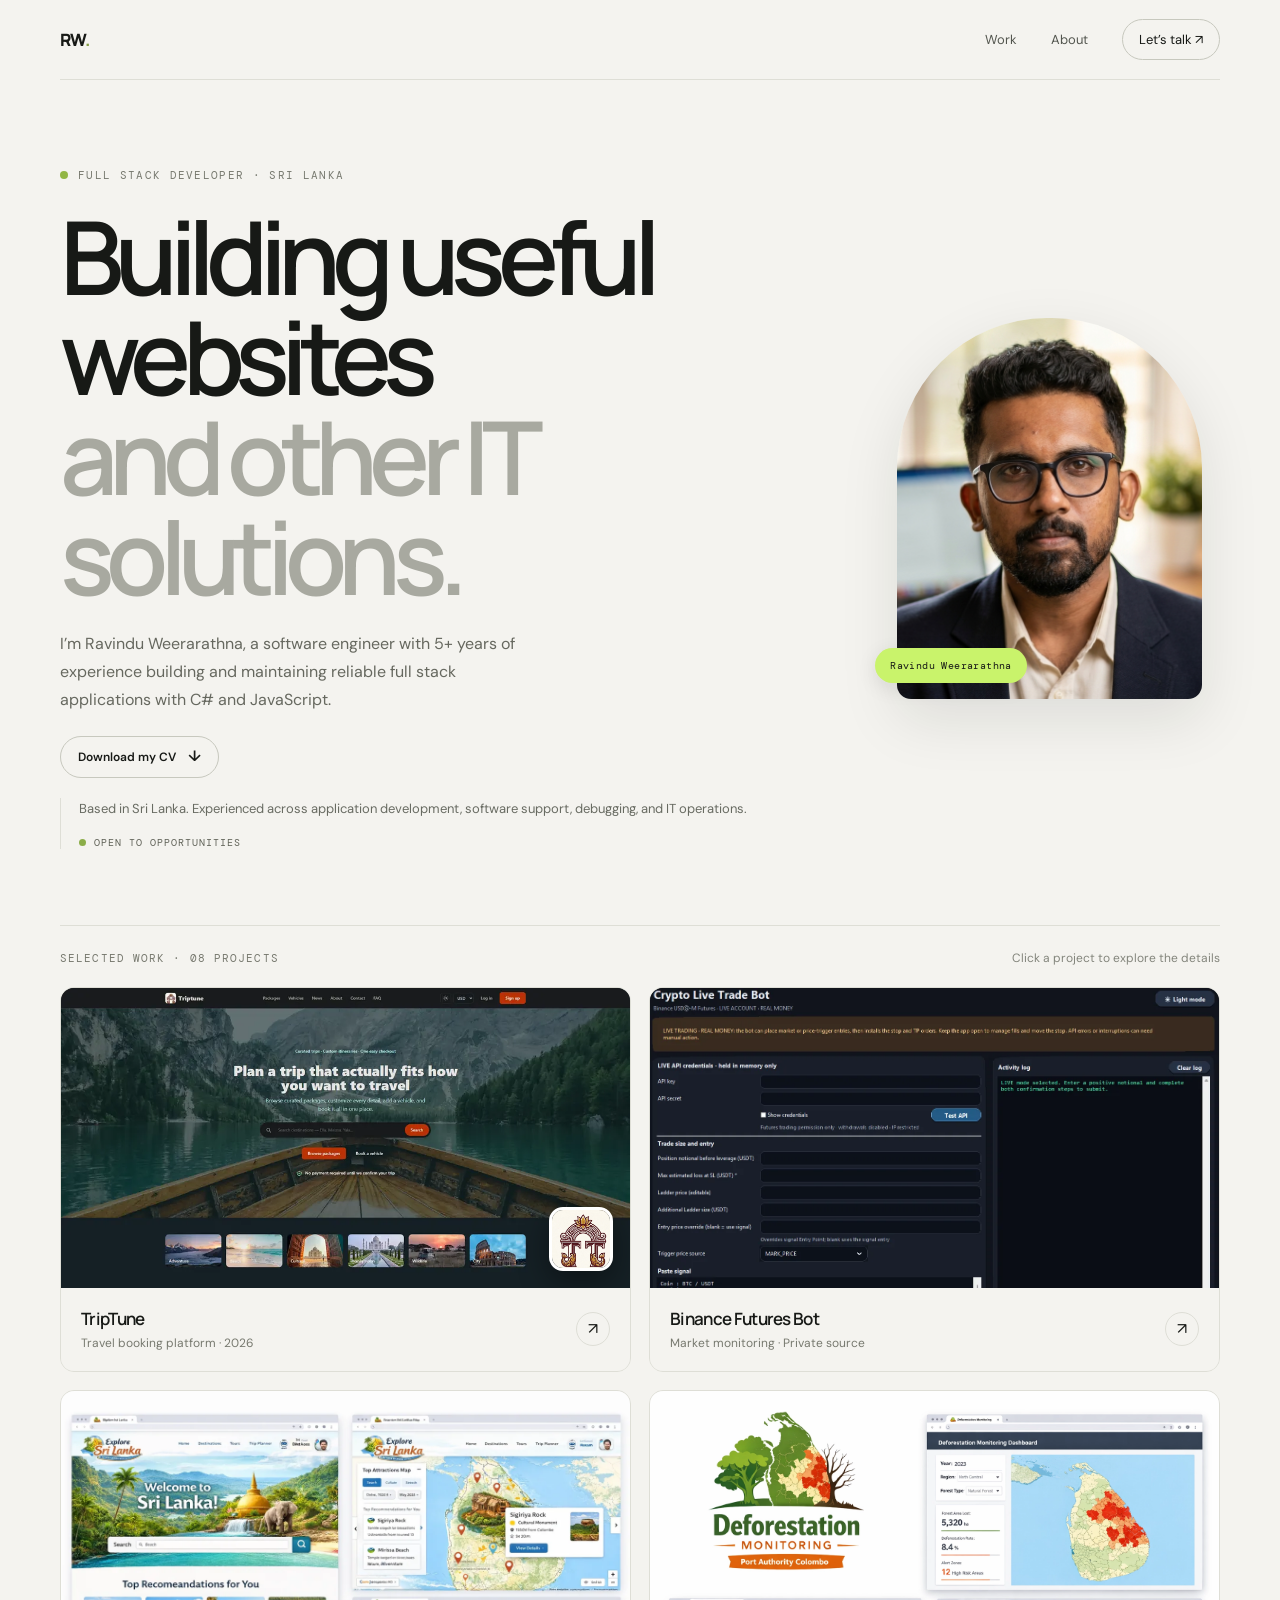
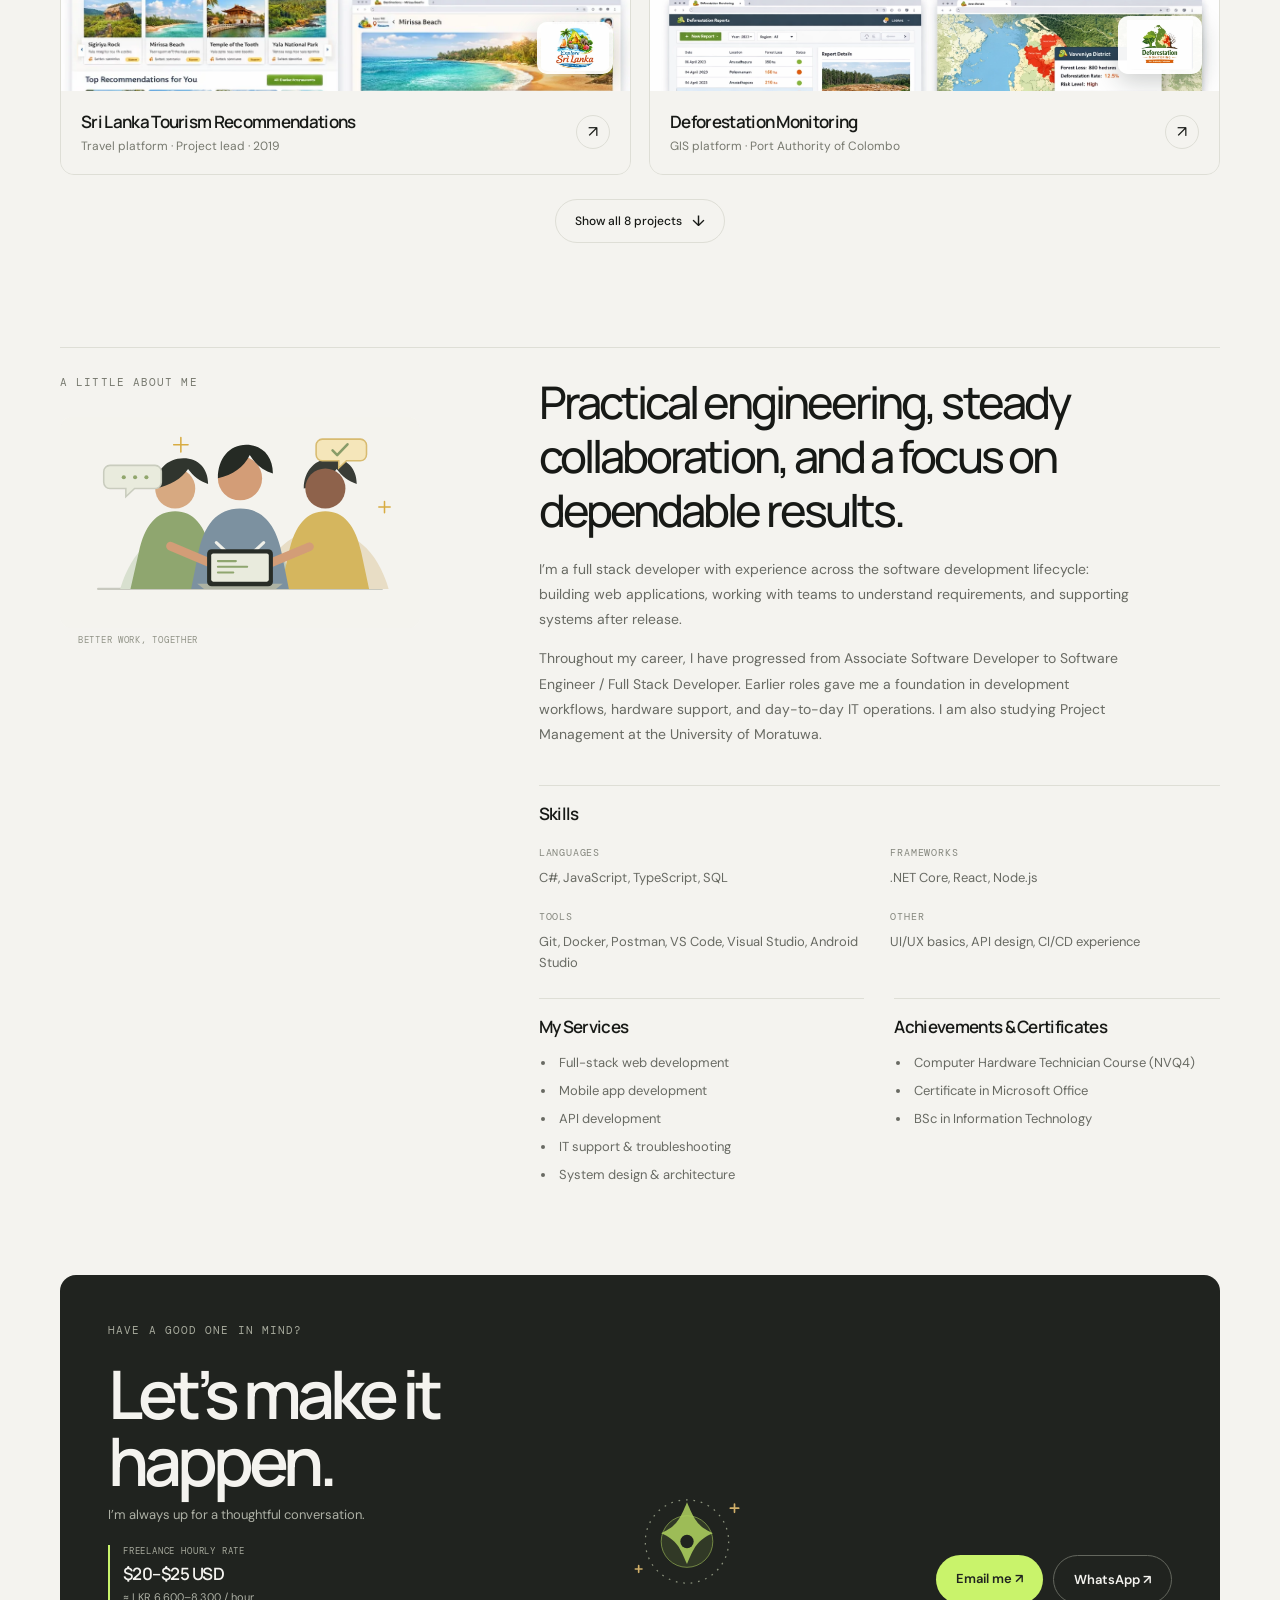
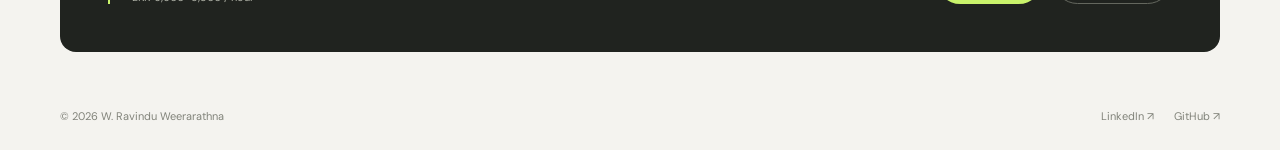
<file: index.html>
<!doctype html>
<html lang="en">
<head>
  <meta charset="utf-8">
  <meta name="viewport" content="width=device-width, initial-scale=1">
  <meta name="theme-color" content="#f4f3ef">
  <meta name="description" content="Ravindu Weerarathna is a full stack developer building reliable web applications and software solutions.">
  <title>Ravindu Weerarathna — Full Stack Developer</title>
  <link rel="preconnect" href="https://fonts.googleapis.com">
  <link rel="preconnect" href="https://fonts.gstatic.com" crossorigin>
  <link href="https://fonts.googleapis.com/css2?family=DM+Mono:wght@400;500&family=DM+Sans:wght@400;500;600;700&family=Manrope:wght@400;500;600;700;800&display=swap" rel="stylesheet">
  <link rel="stylesheet" href="styles.css">
</head>
<body>
  <header class="wrap nav"><a class="brand" href="#top">RW<span>.</span></a><nav class="nav-links" aria-label="Main navigation"><a href="#work">Work</a><a href="#about">About</a><a href="#contact" class="nav-cta">Let’s talk <span aria-hidden="true">↗</span></a></nav></header>
  <main id="top" class="wrap">
    <section class="hero"><div><div class="eyebrow">Full Stack Developer · Sri Lanka</div><h1>Building useful websites<br><em>and other IT solutions.</em></h1><p class="hero-copy">I’m Ravindu Weerarathna, a software engineer with 5+ years of experience building and maintaining reliable full stack applications with C# and JavaScript.</p><a class="cv-download" href="Ravindu-Weerarathna-CV-2026.pdf" download>Download my CV <span aria-hidden="true">↓</span></a></div><figure class="portrait-wrap"><img class="portrait" src="ravindu-weerarathna.jpg" alt="Portrait of Ravindu Weerarathna"><figcaption class="portrait-caption">Ravindu Weerarathna</figcaption></figure><aside class="hero-aside"><p>Based in Sri Lanka. Experienced across application development, software support, debugging, and IT operations.</p><div class="availability">Open to opportunities</div></aside></section>
    <section id="work"><div class="section-head"><span class="section-label">Selected work · 08 projects</span><span class="section-note">Click a project to explore the details</span></div>
      <div class="projects" id="project-list">
        <article class="project" tabindex="0" role="button" aria-haspopup="dialog" data-project="0"><div class="project-art art-game"><img class="game-preview" src="android-mini-game.webp" alt="Basket Scorer Android mini game showing its court and score"><img class="game-logo" src="basket-scorer-logo.webp" alt="Basket Scorer game logo"></div><div class="project-meta"><div><h3>Android Mini Game</h3><p>Basketball · Android · April 2021</p></div><span class="arrow" aria-hidden="true">↗</span></div></article>
        <article class="project" tabindex="0" role="button" aria-haspopup="dialog" data-project="1"><div class="project-art art-oncrypt"><div class="oncrypt-glow"></div><img class="oncrypt-mark" src="oncrypt-mark.webp" alt="OnCrypt product mark"><span class="oncrypt-caption">MOBILE AUTHENTICATOR</span></div><div class="project-meta"><div><h3>OnCrypt Mobile</h3><p>Authentication · OSSEC Inc · 2024</p></div><span class="arrow" aria-hidden="true">↗</span></div></article>
        <article class="project" tabindex="0" role="button" aria-haspopup="dialog" data-project="2"><div class="project-art art-central"><div class="central-window"><div class="central-top"><span>ONCRYPT WEB CENTRAL</span><i></i><i></i><i></i></div><div class="central-content"><img src="oncrypt-mark.webp" alt=""><div><b>Secure account<br>management</b><span></span><span></span></div></div></div></div><div class="project-meta"><div><h3>OnCrypt Web Central</h3><p>Authentication hub · OSSEC Inc · 2024</p></div><span class="arrow" aria-hidden="true">↗</span></div></article>
        <article class="project" tabindex="0" role="button" aria-haspopup="dialog" data-project="3"><div class="project-art art-desktop"><div class="desktop-window"><div class="desktop-top"><span></span><span></span><span></span></div><div class="desktop-content"><img src="oncrypt-mark.webp" alt=""><div class="desktop-lines"><b>ONCRYPT DESKTOP</b><i></i><i></i><i></i><em>Verified session</em></div></div></div></div><div class="project-meta"><div><h3>OnCrypt Desktop Software</h3><p>Encryption · OSSEC Inc · 2024</p></div><span class="arrow" aria-hidden="true">↗</span></div></article>

        <article class="project" tabindex="0" role="button" aria-haspopup="dialog" data-project="4" data-featured><div class="project-art art-triptune"><img class="triptune-shot" src="triptune-homepage.webp" alt="TripTune travel booking website homepage"><img class="triptune-logo" src="triptune-logo.webp" alt="TripTune logo"></div><div class="project-meta"><div><h3>TripTune</h3><p>Travel booking platform · 2026</p></div><span class="arrow" aria-hidden="true">↗</span></div></article>
        <article class="project" tabindex="0" role="button" aria-haspopup="dialog" data-project="5" data-featured><div class="project-art art-trading"><img class="bot-shot" src="binance-bot-dashboard.webp" alt="Binance Futures live-trading dashboard with risk, signal, and order controls"></div><div class="project-meta"><div><h3>Binance Futures Bot</h3><p>Market monitoring · Private source</p></div><span class="arrow" aria-hidden="true">↗</span></div></article>
        <article class="project" tabindex="0" role="button" aria-haspopup="dialog" data-project="6" data-featured><div class="project-art art-tourism"><img class="tourism-shot" src="sri-lanka-tourism-ui.webp" alt="Explore Sri Lanka personalized tourism website screens"><img class="tourism-logo" src="explore-sri-lanka-logo.webp" alt="Explore Sri Lanka logo"></div><div class="project-meta"><div><h3>Sri Lanka Tourism Recommendations</h3><p>Travel platform · Project lead · 2019</p></div><span class="arrow" aria-hidden="true">↗</span></div></article>
        <article class="project" tabindex="0" role="button" aria-haspopup="dialog" data-project="7" data-featured><div class="project-art art-deforestation"><img class="deforestation-shot" src="deforestation-monitoring-ui.webp" alt="Deforestation monitoring dashboard and Sri Lanka forest loss map"><img class="deforestation-logo" src="deforestation-monitoring-logo.webp" alt="Deforestation Monitoring logo"></div><div class="project-meta"><div><h3>Deforestation Monitoring</h3><p>GIS platform · Port Authority of Colombo</p></div><span class="arrow" aria-hidden="true">↗</span></div></article>
      </div>
      <div class="projects-toggle-wrap"><button class="projects-toggle" type="button" aria-expanded="false" aria-controls="project-list">Show all 8 projects <span aria-hidden="true">↓</span></button></div>
    </section>
    <section id="about" class="about"><div class="about-title">A little about me<div class="about-illustration" aria-hidden="true"><img src="it-portfolio-illustration.svg" alt=""><span>Better work, together</span></div></div><div class="about-copy"><h2>Practical engineering, steady collaboration, and a focus on dependable results.</h2><p>I’m a full stack developer with experience across the software development lifecycle: building web applications, working with teams to understand requirements, and supporting systems after release.</p><p>Throughout my career, I have progressed from Associate Software Developer to Software Engineer / Full Stack Developer. Earlier roles gave me a foundation in development workflows, hardware support, and day-to-day IT operations. I am also studying Project Management at the University of Moratuwa.</p><div class="about-detail-grid">
<div class="about-detail"><h3>Skills</h3><div class="skill-categories"><div><strong>Languages</strong><p>C#, JavaScript, TypeScript, SQL</p></div><div><strong>Frameworks</strong><p>.NET Core, React, Node.js</p></div><div><strong>Tools</strong><p>Git, Docker, Postman, VS Code, Visual Studio, Android Studio</p></div><div><strong>Other</strong><p>UI/UX basics, API design, CI/CD experience</p></div></div></div>
<div class="about-detail"><h3>My Services</h3><ul><li>Full-stack web development</li><li>Mobile app development</li><li>API development</li><li>IT support &amp; troubleshooting</li><li>System design &amp; architecture</li></ul></div>
<div class="about-detail"><h3>Achievements &amp; Certificates</h3><ul><li>Computer Hardware Technician Course (NVQ4)</li><li>Certificate in Microsoft Office</li><li>BSc in Information Technology</li></ul></div>
</div></div></section>
    <section id="contact" class="contact"><div><div class="section-label">Have a good one in mind?</div><h2>Let’s make it<br>happen.</h2><p>I’m always up for a thoughtful conversation.</p><div class="rate-note"><span>Freelance hourly rate</span><strong>$20–$25 USD</strong><small>≈ LKR 6,600–8,300 / hour</small></div></div><div class="contact-illustration" aria-hidden="true"><svg viewBox="0 0 180 150" role="presentation"><circle cx="90" cy="75" r="50" fill="none" stroke="#9da58d" stroke-width="1.5" stroke-dasharray="2 7"/><circle cx="90" cy="75" r="31" fill="#c9f36b" fill-opacity=".12" stroke="#c9f36b" stroke-opacity=".65"/><path d="M90 28c8 19 12 29 31 37-19 8-23 18-31 37-8-19-12-29-31-37 19-8 23-18 31-37Z" fill="#c9f36b" fill-opacity=".85"/><circle cx="90" cy="75" r="8" fill="#20231f"/><path d="M142 35h10m-5-5v10M28 108h8m-4-4v8" stroke="#f0c876" stroke-width="2" stroke-linecap="round"/></svg></div><div class="contact-actions"><a class="contact-link" href="mailto:ravinduweerarathna@yahoo.com">Email me ↗</a><a class="contact-link contact-link-secondary" href="https://wa.me/94767962078" target="_blank" rel="noreferrer">WhatsApp ↗</a></div></section>
  </main>
  <footer class="wrap footer"><span>© 2026 W. Ravindu Weerarathna</span><div class="footer-social"><a href="https://www.linkedin.com/in/ravindu-weerarathna" target="_blank" rel="noreferrer">LinkedIn ↗</a><a href="https://github.com/RavinduWeerarathna-git" target="_blank" rel="noreferrer">GitHub ↗</a></div></footer>
  <dialog id="project-dialog" aria-labelledby="modal-title"><div class="modal-inner"><button class="modal-close" aria-label="Close project details">×</button><div class="modal-kicker" id="modal-kicker"></div><h2 id="modal-title"></h2><p id="modal-description"></p><div class="modal-gallery" id="modal-gallery"></div><div class="modal-details"><div><strong>My role</strong><span id="modal-role"></span></div><div><strong>Year</strong><span id="modal-year"></span></div><div><strong>What I did</strong><span id="modal-contribution"></span></div><div><strong>Outcome</strong><span id="modal-outcome"></span></div><div><strong>Technologies</strong><span id="modal-tech"></span></div></div><div class="modal-actions" id="modal-actions"></div></div></dialog>
  <script>
    // Project details are based on the CV and project material provided by Ravindu.
    const projects=[
      {title:'Android Mini Game',category:'Mobile game · Basketball',year:'April 2021 · 2 weeks',role:'Intern Software Developer',description:'A lightweight Android basketball mini game designed for smooth, engaging mobile play. It focuses on simple controls, responsive interactions, and offline gameplay for casual basketball fans.',contribution:'Developed core gameplay mechanics, designed the Android interface, integrated local score storage, and tested across Android versions.',outcome:'Offline play with saved scores and player progress.',tech:'Java, Android Studio, Android SDK, SQLite',gallery:[['android-mini-game.webp','Basket Scorer gameplay screenshot'],['basket-scorer-logo.webp','Basket Scorer logo']],link:''},
      {title:'OnCrypt Mobile',category:'Mobile authentication · OSSEC Inc',year:'2024 · 2-year project',role:'Testing and development support',description:'OnCrypt Mobile is an authenticator for desktop encryption software. It adds a verification step to decryption requests by pairing a trusted mobile device with the desktop application, helping ensure only authorized users can access protected data.',contribution:'Tested functionality and security, identified and fixed bugs, verified authentication flows between the mobile authenticator and desktop application, and supported stability and performance improvements.',outcome:'Contributed to a second layer of authentication for desktop decryption workflows.',tech:'Flutter, Secure Storage, Authentication APIs',gallery:[['oncrypt-mark.webp','OnCrypt product mark']],link:'https://ossec.co.jp/oncrypt-2/'},
      {title:'OnCrypt Web Central',category:'Web platform · OSSEC Inc',year:'2024 · 2-year project',role:'Testing and development support',description:'The Web Central is the management and authentication hub for the OnCrypt system. It connects the mobile authenticator with desktop software and supports user management and real-time activity validation.',contribution:'Performed developer-side unit testing across system components, identified and fixed bugs, validated authentication flows between the mobile app, Web Central, and desktop software, and helped improve stability and performance.',outcome:'Supported a secure authentication flow across the OnCrypt mobile, web, and desktop components.',tech:'C#, Secure Storage, Authentication APIs, Razor Pages',gallery:[['oncrypt-mark.webp','OnCrypt product mark']],link:'https://oncrypt.jp/Auth/Login'},
      {title:'OnCrypt Desktop Software',category:'Desktop security · OSSEC Inc',year:'2024 · 2-year project',role:'Testing and development support',description:'The OnCrypt Desktop Software is the protected client application in the OnCrypt security ecosystem. It monitors user activity and requires successful authentication through the mobile authenticator and Web Central before sensitive actions can be performed.',contribution:'Performed developer-side unit testing across system components, identified and fixed bugs, validated authentication flows between the mobile authenticator, Web Central, and desktop software, and supported stability and performance improvements.',outcome:'Helped verify the end-to-end authentication flow protecting sensitive desktop actions.',tech:'C#, Secure Storage, Authentication APIs, Razor Pages',gallery:[['oncrypt-mark.webp','OnCrypt product mark']],link:'https://ossec.co.jp/oncrypt-2/'},
      {title:'TripTune',category:'Travel booking platform · Personal project',year:'2026',role:'Full Stack Developer',description:'A full-stack travel booking platform for curated Sri Lanka trips. Visitors can browse packages, customize trip details, add a vehicle, and submit a booking request through one flow.',contribution:'Built package discovery and customization, vehicle booking, account and booking flows, and the admin tools that manage travel inventory and bookings.',outcome:'Live travel booking demo. Booking requests are confirmed separately; the demo does not process real payments.',tech:'Next.js, React, TypeScript, Tailwind CSS, Prisma, PostgreSQL',gallery:[['triptune-homepage.webp','TripTune website homepage'],['triptune-logo.webp','TripTune logo']],link:'https://www.triptuneinfo.com/',linkLabel:'Visit TripTune ↗'},
      {title:'Binance Futures Trading Bot',category:'Live trading dashboard · Private repository',year:'2026',role:'Developer',description:'A Binance USDⓈ-M Futures live-trading dashboard. The interface supports API credential entry, position sizing and estimated-loss limits, editable ladder settings, signal input, and an activity log.',contribution:'Built a dashboard for configuring trade inputs, checking API access, reviewing signals, managing ladder entries, and reviewing an order before submission.',outcome:'The interface includes controls to place live trades, manage pending triggers, and update ladder orders. No performance results are provided.',tech:'Not specified in the repository overview',gallery:[['binance-bot-dashboard.webp','Binance Futures live-trading dashboard']],link:'https://github.com/RavinduWeerarathna-git/binance-auto-bot-Future-',linkLabel:'Open private repository ↗'},
      {title:'Sri Lanka Tourism Recommendations',category:'Personalized travel · Client project',year:'2019 · 6 months',role:'Project Lead and Full-Stack Developer',description:'A web-based tourism platform offering personalized recommendations for people exploring Sri Lanka. The experience combines preference-based suggestions, interactive maps, and a chatbot assistant for trip planning.',contribution:'Led the project team and managed timelines and deliverables; designed the system architecture and database schema; supervised frontend and backend development; implemented recommendation features and Google Maps integration; oversaw testing, chatbot integration, and deployment.',outcome:'Delivered an interactive travel-planning website with personalized recommendations, maps, and chatbot support.',tech:'Java, Spring Boot, JPA, AngularJS, HTML, MySQL, Google Maps API',gallery:[['sri-lanka-tourism-ui.webp','Explore Sri Lanka website interface and map screens'],['explore-sri-lanka-logo.webp','Explore Sri Lanka logo']],link:''},
      {title:'Deforestation Monitoring Website',category:'GIS platform · Port Authority of Colombo',year:'Not specified',role:'Software Developer · Testing and development',description:'A web-based platform for monitoring deforestation across Sri Lanka. It brings geographic data, forest-loss reports, and map visualizations together to help authorities, researchers, and the public identify areas experiencing forest loss and degradation.',contribution:'Developed core web application features; tested backend APIs, frontend components, and map visualizations; debugged issues; validated map data, reports, and forest-loss metrics; and optimized code for stability and performance.',outcome:'A centralized interface for viewing forest-change data, map markers, reports, and deforestation metrics.',tech:'PHP, Laravel, Vue.js, Vuetify, MySQL, Leaflet / OpenLayers',gallery:[['deforestation-monitoring-ui.webp','Deforestation monitoring dashboard, reports, and Sri Lanka map'],['deforestation-monitoring-logo.webp','Deforestation Monitoring logo']],link:''}
    ];
    const projectsToggle=document.querySelector('.projects-toggle');
    projectsToggle.addEventListener('click',()=>{const expanded=projectsToggle.getAttribute('aria-expanded')==='true';projectsToggle.setAttribute('aria-expanded',String(!expanded));document.querySelector('.projects').classList.toggle('show-all',!expanded);projectsToggle.innerHTML=expanded?'Show all 8 projects <span aria-hidden="true">↓</span>':'Show featured projects <span aria-hidden="true">↑</span>';if(!expanded){document.querySelector('#work').scrollIntoView({behavior:'smooth',block:'start'});}});
    const dialog=document.querySelector('#project-dialog');
    function openProject(index){const p=projects[index];document.querySelector('#modal-kicker').textContent=p.category+' · '+p.year;document.querySelector('#modal-title').textContent=p.title;document.querySelector('#modal-description').textContent=p.description;document.querySelector('#modal-gallery').innerHTML=(p.gallery||[]).map(([src,alt])=>`<img src="${src}" alt="${alt}">`).join('');document.querySelector('#modal-role').textContent=p.role;document.querySelector('#modal-year').textContent=p.year;document.querySelector('#modal-contribution').textContent=p.contribution;document.querySelector('#modal-outcome').textContent=p.outcome;document.querySelector('#modal-tech').textContent=p.tech;document.querySelector('#modal-actions').innerHTML=p.link?`<a href="${p.link}" target="_blank" rel="noreferrer">${p.linkLabel||'View project ↗'}</a>`:'';dialog.showModal()}
    document.querySelectorAll('.project').forEach(card=>{card.addEventListener('click',()=>openProject(Number(card.dataset.project)));card.addEventListener('keydown',e=>{if(e.key==='Enter'||e.key===' '){e.preventDefault();openProject(Number(card.dataset.project))}})});
    document.querySelector('.modal-close').addEventListener('click',()=>dialog.close());dialog.addEventListener('click',e=>{if(e.target===dialog)dialog.close()});
  </script>
</body>
</html>
</file>
<file: styles.css>
:root {
  --paper: #f4f3ef;
  --ink: #171916;
  --muted: #72746d;
  --line: #deded6;
  --green: #c9f36b;
  --mono: "DM Mono", monospace;
  --sans: "DM Sans", sans-serif;
  --display: "Manrope", sans-serif;
}

* { box-sizing: border-box; }
html { scroll-behavior: smooth; }
body {
  margin: 0;
  background: var(--paper);
  color: var(--ink);
  font-family: var(--sans);
  -webkit-font-smoothing: antialiased;
}
a { color: inherit; text-decoration: none; }
button { font: inherit; }
.wrap { width: min(1160px, calc(100% - 64px)); margin: auto; }
.nav {
  height: 80px;
  display: flex;
  align-items: center;
  justify-content: space-between;
  border-bottom: 1px solid var(--line);
}
.brand { font: 800 17px var(--display); letter-spacing: -.06em; }
.brand span { color: #849d46; }
.nav-links { display: flex; gap: 34px; align-items: center; font-size: 13px; color: #53564f; }
.nav-links a:hover { color: #111; }
.nav-cta { border: 1px solid #c7c8be; padding: 11px 16px; border-radius: 30px; color: var(--ink) !important; transition: .2s; }
.nav-cta:hover { background: var(--green); border-color: var(--green); }

.hero {
  padding: 88px 0 76px;
  display: grid;
  grid-template-columns: minmax(0, 1.45fr) minmax(250px, .55fr);
  gap: 45px 52px;
  align-items: center;
}
.eyebrow { font: 11px var(--mono); text-transform: uppercase; letter-spacing: .12em; color: #77796f; display: flex; align-items: center; gap: 10px; }
.eyebrow::before { content: ""; width: 8px; height: 8px; background: #92b645; border-radius: 50%; }
.hero h1 { font: 600 clamp(55px, 8.2vw, 102px)/.98 var(--display); letter-spacing: -.085em; margin: 25px 0 23px; max-width: 770px; }
.hero h1 em { font-style: normal; color: #a8a9a0; }
.hero-copy { font-size: 16px; color: #66685f; line-height: 1.75; max-width: 470px; margin: 0; }
.hero-aside { grid-column: 1; padding: 0 0 0 18px; border-left: 1px solid var(--line); margin-top: -25px; }
.hero-aside p { font-size: 13px; line-height: 1.7; color: #686b62; margin: 0 0 16px; }
.availability { font: 10px var(--mono); text-transform: uppercase; letter-spacing: .1em; color: #606258; display: flex; align-items: center; gap: 8px; }
.availability::before { content: ""; width: 7px; height: 7px; border-radius: 50%; background: #8bad48; }
.portrait-wrap { grid-column: 2; grid-row: 1 / span 2; justify-self: end; align-self: center; position: relative; margin: 0 18px 0 0; width: min(100%, 310px); }
.portrait { display: block; width: 100%; aspect-ratio: 4 / 5; object-fit: cover; object-position: 50% 35%; border-radius: 150px 150px 14px 14px; box-shadow: 0 20px 60px #1719161a; }
.portrait-caption { position: absolute; bottom: 16px; left: -22px; background: var(--green); padding: 11px 15px; border-radius: 30px; font: 10px var(--mono); letter-spacing: .04em; box-shadow: 0 5px 20px #17191618; }

.section-head { border-top: 1px solid var(--line); padding: 24px 0 21px; display: flex; justify-content: space-between; align-items: center; }
.section-label { font: 11px var(--mono); letter-spacing: .1em; text-transform: uppercase; color: #77796f; }
.section-note { font-size: 12px; color: #83857c; }
.projects { display: grid; grid-template-columns: 1fr 1fr; gap: 18px; }
.project { border: 1px solid var(--line); border-radius: 14px; overflow: hidden; background: #e9e9e3; cursor: pointer; transition: transform .25s, border-color .25s; }
.project:hover { transform: translateY(-4px); border-color: #a9aa9f; }
.project-art { height: 300px; position: relative; overflow: hidden; display: grid; place-items: center; }
.art-a { background: #d4d8cc; }
.art-b { background: #e7d7c4; }
.art-c { background: #d7d5e4; }
.art-d { background: #d9e1d8; }
.mock { width: 76%; height: 73%; border-radius: 10px; background: #fbfaf7; box-shadow: 0 16px 50px #1719161a; position: relative; overflow: hidden; transition: transform .35s; }
.project:hover .mock { transform: scale(1.025); }
.mock-top { height: 26px; border-bottom: 1px solid #ecece5; display: flex; align-items: center; padding: 0 10px; gap: 4px; }
.mock-top i { width: 5px; height: 5px; border-radius: 50%; background: #d5d6cf; }
.mock-body { padding: 20px; }
.mock-kicker { font: 7px var(--mono); letter-spacing: .11em; text-transform: uppercase; color: #808276; }
.mock-title { font: 700 clamp(14px, 2vw, 25px)/1.04 var(--display); letter-spacing: -.07em; margin: 10px 0; }
.mock-line { height: 4px; border-radius: 9px; background: #dedfd6; margin: 6px 0; width: 60%; }
.mock-line.short { width: 39%; }
.mock-pill { height: 16px; width: 54px; background: var(--green); border-radius: 20px; margin-top: 14px; }
.tile-grid { position: absolute; right: 17%; bottom: 14%; display: grid; grid-template-columns: repeat(2, 54px); gap: 5px; transform: rotate(-8deg); }
.tile-grid b { height: 54px; border-radius: 7px; background: #b7b9a8; }
.tile-grid b:nth-child(2) { background: #ed9874; }
.tile-grid b:nth-child(3) { background: #efd97c; }
.tile-grid b:nth-child(4) { background: #545c4c; }
.phone { position: absolute; width: 113px; height: 205px; right: 20%; top: 17%; background: #1c201d; border-radius: 20px; padding: 7px; transform: rotate(8deg); box-shadow: 0 15px 35px #201f1925; }
.phone-inner { height: 100%; background: #f4eadb; border-radius: 14px; padding: 22px 9px; }
.phone-inner strong { font: 700 13px var(--display); letter-spacing: -.05em; display: block; margin: 19px 0 8px; }
.phone-inner span { display: block; height: 4px; width: 80%; background: #d7cbb9; margin: 5px 0; border-radius: 5px; }
.chart { position: absolute; inset: auto 8% 13% 44%; height: 98px; display: flex; gap: 8px; align-items: end; }
.chart i { flex: 1; border-radius: 5px 5px 0 0; background: #a9a3cb; }
.chart i:nth-child(2) { height: 60%; background: #696186; }
.chart i:nth-child(3) { height: 82%; background: #a9a3cb; }
.chart i:nth-child(4) { height: 45%; background: #c5bfdf; }
.chart i:nth-child(5) { height: 100%; background: #66627c; }
.art-d .mock { width: 70%; height: 69%; }
.art-d .mock-title { font-size: 22px; }
.swoosh { position: absolute; width: 130px; height: 130px; border-radius: 50%; border: 22px solid #a3b49a; right: 12%; top: 12%; }
.project-meta { background: var(--paper); padding: 19px 20px 20px; display: flex; justify-content: space-between; align-items: center; }
.project-meta h3 { font: 600 17px var(--display); letter-spacing: -.04em; margin: 0 0 5px; }
.project-meta p { margin: 0; font-size: 12px; color: #77796f; }
.arrow { width: 34px; height: 34px; border-radius: 50%; border: 1px solid var(--line); display: grid; place-items: center; transition: .2s; }
.project:hover .arrow { background: var(--green); border-color: var(--green); transform: rotate(45deg); }

.about { margin-top: 104px; padding: 27px 0 82px; border-top: 1px solid var(--line); display: grid; grid-template-columns: .75fr 1.25fr; gap: 70px; }
.about-title { font: 11px var(--mono); letter-spacing: .1em; text-transform: uppercase; color: #77796f; }
.about-copy h2 { font: 500 clamp(29px, 4vw, 45px)/1.2 var(--display); letter-spacing: -.065em; margin: 0 0 20px; max-width: 690px; }
.about-copy p { font-size: 14px; line-height: 1.8; color: #686a63; max-width: 590px; }
.chips { display: flex; flex-wrap: wrap; gap: 8px; margin-top: 25px; }
.chip { font: 10px var(--mono); border: 1px solid #d7d8cf; padding: 9px 12px; border-radius: 30px; color: #66685f; }
.contact { background: #20231f; color: #f4f3ef; border-radius: 16px; padding: 48px; display: flex; justify-content: space-between; align-items: end; margin: 0 0 30px; }
.contact .section-label { color: #a6a99c; }
.contact h2 { font: 600 clamp(36px, 6vw, 67px)/1 var(--display); letter-spacing: -.075em; margin: 23px 0 12px; max-width: 540px; }
.contact p { font-size: 13px; color: #adb0a5; margin: 0; }
.contact-link { background: var(--green); color: #20231f; padding: 15px 20px; border-radius: 30px; font-size: 13px; font-weight: 600; white-space: nowrap; }
.footer { min-height: 68px; display: flex; align-items: center; justify-content: space-between; color: #81837a; font-size: 11px; }
.footer-social { display: flex; gap: 20px; }
.footer-social a:hover { color: #111; }

dialog { border: 0; padding: 0; border-radius: 16px; background: var(--paper); color: var(--ink); width: min(620px, calc(100% - 32px)); max-height: 90vh; box-shadow: 0 25px 100px #0003; }
dialog::backdrop { background: #1719169c; backdrop-filter: blur(4px); }
.modal-inner { padding: 38px; }
.modal-close { position: absolute; right: 20px; top: 20px; width: 35px; height: 35px; background: transparent; border: 1px solid var(--line); border-radius: 50%; cursor: pointer; font-size: 18px; }
.modal-close:hover { background: var(--green); border-color: var(--green); }
.modal-kicker { font: 10px var(--mono); letter-spacing: .12em; text-transform: uppercase; color: #797b72; }
.modal-inner h2 { font: 600 37px var(--display); letter-spacing: -.07em; margin: 13px 0; }
.modal-inner p { font-size: 14px; line-height: 1.8; color: #62645c; }
.modal-details { display: grid; grid-template-columns: 1fr 1fr; gap: 20px; border-top: 1px solid var(--line); padding-top: 20px; margin-top: 24px; }
.modal-details strong { display: block; font: 10px var(--mono); text-transform: uppercase; letter-spacing: .08em; color: #85877e; margin-bottom: 8px; }
.modal-details span { font-size: 13px; line-height: 1.6; }
.modal-actions { display: flex; gap: 10px; margin-top: 25px; }
.modal-actions a { border: 1px solid var(--line); border-radius: 30px; padding: 12px 16px; font-size: 12px; }
.modal-actions a:hover { background: var(--green); border-color: var(--green); }

@media (max-width: 700px) {
  .wrap { width: calc(100% - 36px); }
  .nav { height: 68px; }
  .nav-links { gap: 17px; }
  .nav-links a:not(.nav-cta) { display: none; }
  .hero { padding: 68px 0 58px; grid-template-columns: 1fr; gap: 28px; }
  .hero h1 { font-size: clamp(56px, 14vw, 87px); }
  .hero-aside { grid-column: 1; grid-row: auto; padding: 0 0 0 18px; margin: 0; }
  .portrait-wrap { grid-column: 1; grid-row: auto; justify-self: start; width: min(74%, 300px); margin: 6px 0 10px 20px; }
  .portrait { aspect-ratio: 4 / 3; border-radius: 90px 90px 12px 12px; object-position: 50% 34%; }
  .projects { grid-template-columns: 1fr; }
  .project-art { height: 270px; }
  .about { margin-top: 74px; grid-template-columns: 1fr; gap: 25px; padding-bottom: 58px; }
  .contact { padding: 32px 25px; align-items: start; flex-direction: column; gap: 27px; }
  .contact h2 { font-size: 48px; }
  .contact-link { font-size: 11px; }
  .section-note { display: none; }
  .modal-inner { padding: 32px 24px; }
  .modal-inner h2 { font-size: 30px; }
}
@media (prefers-reduced-motion: reduce) {
  *, *::before, *::after { scroll-behavior: auto !important; transition: none !important; }
}

.contact-actions { display: flex; flex-wrap: wrap; gap: 10px; }
.contact-link-secondary { background: transparent; color: #f4f3ef; border: 1px solid #64675e; }
.contact-link-secondary:hover { border-color: var(--green); color: var(--green); }


.art-game { background: linear-gradient(145deg, #f3d38f, #f9e8bf); }
.game-preview { width: 158px; height: 252px; object-fit: cover; object-position: center; border-radius: 10px; box-shadow: 0 14px 35px #49351b35; }
.game-logo { position: absolute; top: 18px; left: 18px; width: 82px; height: 82px; object-fit: cover; border-radius: 12px; box-shadow: 0 8px 24px #49351b30; }
.modal-gallery { display: flex; align-items: flex-start; gap: 14px; margin: 22px 0; }
.modal-gallery img { max-height: 250px; max-width: 46%; width: auto; object-fit: contain; border-radius: 10px; background: #eee9df; }
@media (max-width: 700px) { .game-preview { height: 225px; width: 142px; } .modal-gallery img { max-height: 210px; } }

.art-oncrypt { background: radial-gradient(circle at 50% 45%, #286eb5, #153c6d 72%); }
.oncrypt-glow { position: absolute; width: 205px; height: 205px; border-radius: 50%; background: #4f99e34d; filter: blur(28px); }
.oncrypt-mark { position: relative; width: 122px; height: 122px; object-fit: cover; border-radius: 23px; box-shadow: 0 18px 45px #081e3b70; }
.oncrypt-caption { position: absolute; bottom: 25px; color: #e9f3ff; font: 9px var(--mono); letter-spacing: .15em; }

.art-central { background: linear-gradient(145deg, #d8d8ef, #c5d5ee); }
.central-window { width: 76%; height: 66%; border-radius: 12px; background: #f9fafc; box-shadow: 0 18px 45px #30375525; overflow: hidden; }
.central-top { height: 29px; display: flex; align-items: center; gap: 5px; padding: 0 11px; border-bottom: 1px solid #e8e9ee; font: 7px var(--mono); color: #686c7d; letter-spacing: .06em; }
.central-top span { margin-right: auto; }
.central-top i { width: 5px; height: 5px; border-radius: 50%; background: #d0d2dc; }
.central-content { display: flex; align-items: center; justify-content: center; gap: 15px; height: calc(100% - 29px); padding: 14px; }
.central-content img { width: 65px; height: 65px; border-radius: 13px; }
.central-content b { display: block; font: 700 13px/1.15 var(--display); letter-spacing: -.04em; color: #252a38; }
.central-content span { display: block; width: 82px; height: 4px; background: #e2e4eb; border-radius: 4px; margin-top: 7px; }

.art-desktop { background: linear-gradient(145deg, #cedaf0, #abbfe0); }
.desktop-window { width: 78%; height: 67%; border-radius: 10px; overflow: hidden; background: #f9fafc; box-shadow: 0 18px 45px #27385b30; }
.desktop-top { height: 24px; display: flex; align-items: center; gap: 5px; padding: 0 10px; border-bottom: 1px solid #e6e9f0; }
.desktop-top span { width: 5px; height: 5px; background: #c8ceda; border-radius: 50%; }
.desktop-content { height: calc(100% - 24px); display: flex; align-items: center; justify-content: center; gap: 16px; padding: 15px; }
.desktop-content img { width: 66px; height: 66px; border-radius: 14px; }
.desktop-lines { display: flex; flex-direction: column; gap: 7px; }
.desktop-lines b { color: #283551; font: 8px var(--mono); letter-spacing: .08em; }
.desktop-lines i { width: 92px; height: 4px; background: #e0e5ee; border-radius: 4px; }
.desktop-lines i:nth-of-type(2) { width: 72px; }
.desktop-lines i:nth-of-type(3) { width: 84px; }
.desktop-lines em { color: #547f5e; font: 8px var(--mono); font-style: normal; margin-top: 5px; }

.art-triptune { background: #17262c; }
.triptune-shot { width: 100%; height: 100%; object-fit: cover; object-position: top center; }
.triptune-logo { position: absolute; right: 17px; bottom: 17px; width: 64px; height: 64px; object-fit: cover; border: 3px solid #fff; border-radius: 14px; box-shadow: 0 10px 30px #0006; }
.art-trading { background: linear-gradient(145deg, #1b2830, #111a20); }
.trading-panel { width: 78%; height: 70%; padding: 20px; border: 1px solid #30434a; border-radius: 12px; background: #172126; box-shadow: 0 16px 40px #07101455; }
.trading-heading { display: flex; justify-content: space-between; color: #d6e0df; font: 8px var(--mono); letter-spacing: .08em; }
.trading-heading b { color: #80949a; font-weight: 400; }
.candles { height: 105px; display: flex; align-items: center; justify-content: space-around; gap: 11px; margin: 16px 5px 12px; border-bottom: 1px solid #33434a; background: repeating-linear-gradient(to bottom, transparent 0 25px, #27383e 26px); }
.candles i { position: relative; width: 11px; height: 39px; background: #72c79c; border-radius: 2px; }
.candles i:nth-child(2) { height: 56px; background: #e17872; }
.candles i:nth-child(3) { height: 30px; background: #72c79c; }
.candles i:nth-child(4) { height: 64px; background: #72c79c; }
.candles i:nth-child(5) { height: 45px; background: #e17872; }
.candles i:nth-child(6) { height: 71px; background: #72c79c; }
.candles i:nth-child(7) { height: 53px; background: #72c79c; }
.candles i::before { content: ""; position: absolute; left: 4px; top: -12px; width: 3px; height: calc(100% + 24px); background: inherit; opacity: .8; }
.trading-status { color: #9aabae; font: 8px var(--mono); letter-spacing: .1em; }
.trading-status span { display: inline-block; width: 6px; height: 6px; margin-right: 5px; border-radius: 50%; background: #72c79c; }
@media (max-width: 700px) { .triptune-logo { width: 52px; height: 52px; } .trading-panel { padding: 15px; } }

.bot-shot { display: block; width: 100%; height: 100%; object-fit: contain; background: #10151e; }

.art-tourism { background: #eaf3ec; }
.tourism-shot { display: block; width: 100%; height: 100%; object-fit: cover; object-position: center; }
.tourism-logo { position: absolute; right: 17px; bottom: 17px; width: 76px; height: 52px; object-fit: contain; padding: 3px; border-radius: 10px; background: #fffffff0; box-shadow: 0 8px 24px #17241e35; }
@media (max-width: 700px) { .tourism-logo { width: 62px; height: 44px; } }

.art-deforestation { background: #edf2e7; }
.deforestation-shot { display: block; width: 100%; height: 100%; object-fit: cover; object-position: center; }
.deforestation-logo { position: absolute; right: 17px; bottom: 17px; width: 84px; height: 58px; object-fit: contain; padding: 4px; border-radius: 10px; background: #fffffff0; box-shadow: 0 8px 24px #17241e35; }
@media (max-width: 700px) { .deforestation-logo { width: 66px; height: 46px; } }

.projects:not(.show-all) .project:not([data-featured]) { display: none; }
.projects-toggle-wrap { display: flex; justify-content: center; padding-top: 24px; }
.projects-toggle { display: inline-flex; align-items: center; gap: 10px; border: 1px solid var(--line); border-radius: 999px; background: transparent; color: var(--ink); padding: 11px 19px; font: 500 12px var(--sans); cursor: pointer; transition: background .2s, border-color .2s; }
.projects-toggle:hover { background: var(--paper); border-color: #a9aa9f; }
.projects-toggle span { font-size: 15px; }
@media (max-width: 700px) { .projects-toggle-wrap { padding-top: 18px; } }

#work { position: relative; }
.projects.show-all { position: absolute; z-index: 5; left: 0; right: 0; bottom: 72px; max-height: min(72vh, 760px); overflow-y: auto; padding: 18px; border: 1px solid var(--line); border-radius: 16px; background: var(--paper); box-shadow: 0 18px 55px #1b211b24; }
@media (max-width: 700px) { .projects.show-all { bottom: 68px; max-height: 72vh; padding: 12px; gap: 12px; } }

/* Keep the expanded project list in normal page flow. */
.projects.show-all { position: static; z-index: auto; left: auto; right: auto; bottom: auto; max-height: none; overflow: visible; padding: 0; border: 0; border-radius: 0; background: transparent; box-shadow: none; }
@media (max-width: 700px) { .projects.show-all { max-height: none; padding: 0; gap: 12px; } }

.about-illustration { width: min(100%, 360px); margin-top: 28px; }
.about-illustration img { display: block; width: 100%; height: auto; overflow: visible; }
.about-illustration span { display: block; margin: 6px 0 0 18px; font: 9px var(--mono); letter-spacing: .08em; text-transform: uppercase; color: #919387; }
.contact { position: relative; overflow: hidden; }
.contact-illustration { flex: 0 0 150px; width: 150px; opacity: .85; }
.contact-illustration svg { display: block; width: 100%; height: auto; }
.contact-actions { position: relative; z-index: 1; }
@media (max-width: 700px) { .about-illustration { width: min(100%, 360px); margin-top: 22px; } .contact-illustration { align-self: center; width: 120px; flex-basis: 120px; margin-top: -12px; } }

.cv-download { display: inline-flex; align-items: center; gap: 12px; margin-top: 22px; padding: 12px 17px; border: 1px solid #c7c8be; border-radius: 999px; background: transparent; font-size: 12px; font-weight: 600; transition: .2s; }
.cv-download span { font-size: 15px; line-height: 1; }
.cv-download:hover { background: var(--green); border-color: var(--green); transform: translateY(-2px); }

.rate-note { display: grid; gap: 5px; margin-top: 22px; padding-left: 13px; border-left: 2px solid var(--green); }
.rate-note span { font: 9px var(--mono); letter-spacing: .09em; text-transform: uppercase; color: #a6a99c; }
.rate-note strong { font: 600 17px var(--display); letter-spacing: -.03em; color: #f4f3ef; }
.rate-note small { font-size: 11px; color: #adb0a5; }
@media (max-width: 700px) { .rate-note { margin-top: 17px; } }

.about-detail-grid { display: grid; grid-template-columns: 1fr 1fr; gap: 24px 30px; margin-top: 38px; }
.about-detail { padding-top: 16px; border-top: 1px solid var(--line); }
.about-detail:first-child { grid-column: 1 / -1; }
.about-detail h3 { margin: 0 0 15px; font: 600 17px var(--display); letter-spacing: -.04em; }
.skill-categories { display: grid; grid-template-columns: repeat(2, minmax(0,1fr)); gap: 15px 22px; }
.skill-categories strong { font: 10px var(--mono); letter-spacing: .08em; text-transform: uppercase; color: #85877e; }
.skill-categories p { margin: 6px 0 0; font-size: 13px; line-height: 1.65; }
.about-detail ul { margin: 0; padding-left: 17px; color: #686a63; }
.about-detail li { margin: 0 0 8px; padding-left: 3px; font-size: 13px; line-height: 1.55; }
@media (max-width: 700px) { .about-detail-grid { grid-template-columns: 1fr; gap: 20px; margin-top: 28px; } .about-detail:first-child { grid-column: auto; } .skill-categories { grid-template-columns: 1fr; gap: 13px; } }
</file>
